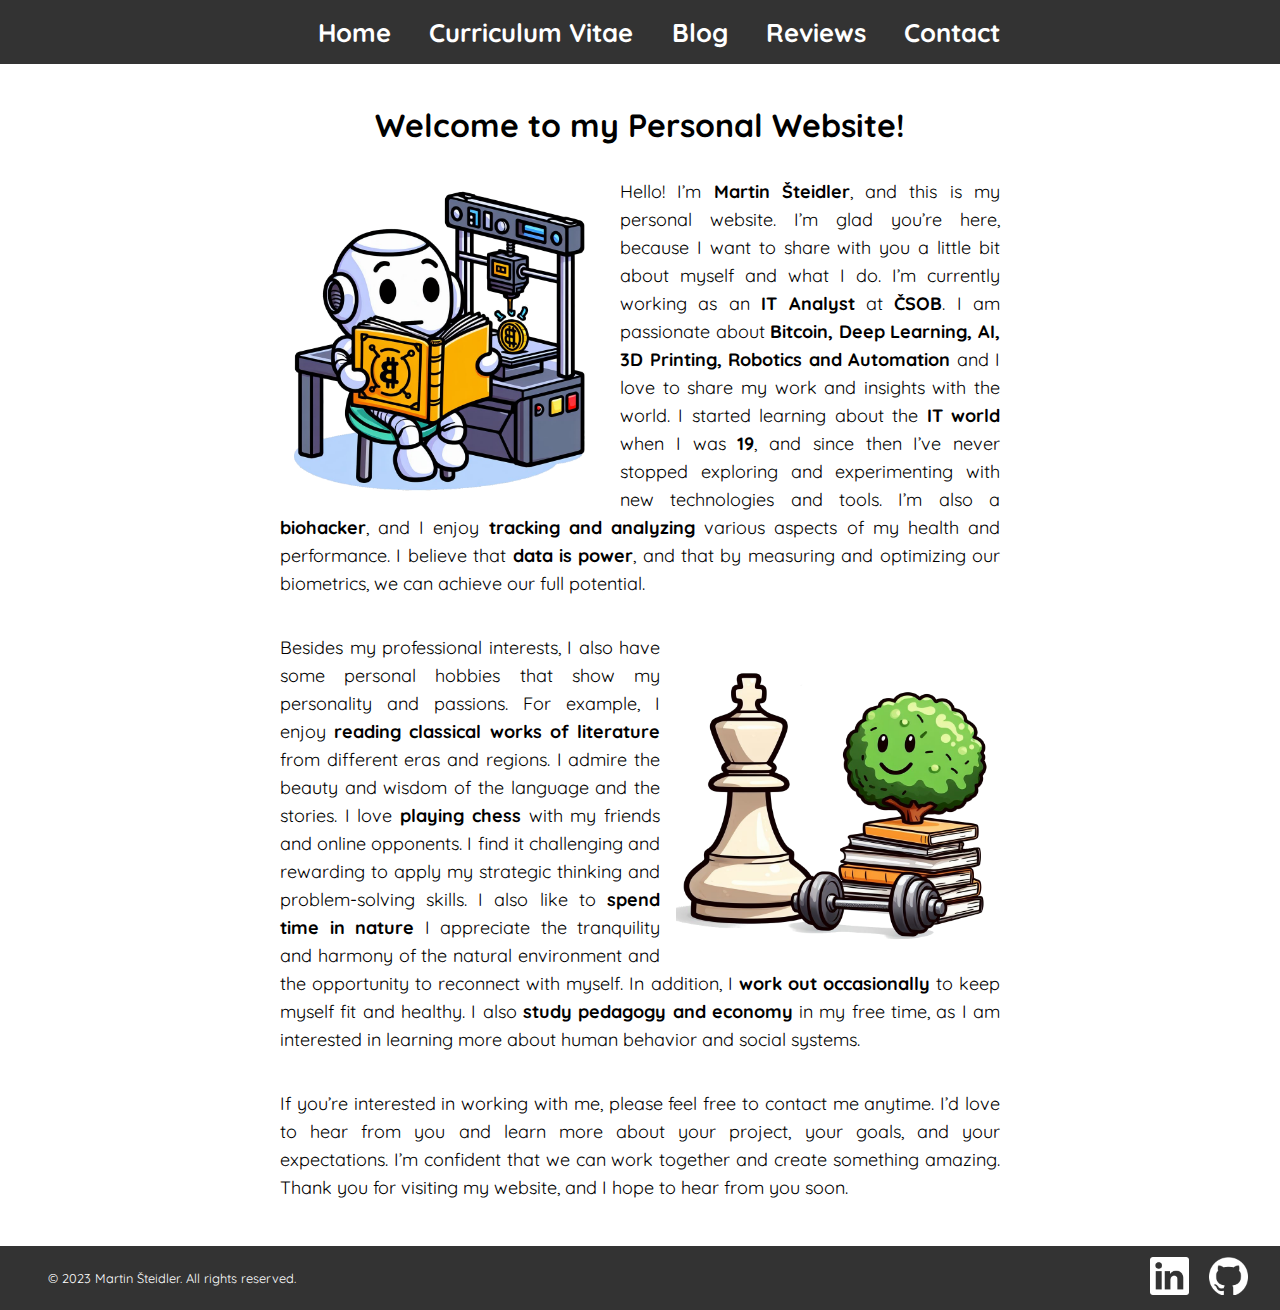
<file: index.html>
<!DOCTYPE html>
<html>

<head>
    <title>Steidler | Home</title>
    <meta charset="utf-8">
    <link rel="stylesheet" href="style.css">
    <link rel="stylesheet" href="home-style.css">
    <link href="https://fonts.googleapis.com/css2?family=Quicksand:wght@300;400;500;600;700&amp;display=swap"
        rel="stylesheet">
</head>

<body>
    <header>
        <nav>
            <ul class="header-menu">
                <li class="header-menu-item"><a href="index.html">Home</a></li>
                <li class="header-menu-item"><a href="curriculum-vitae.html">Curriculum Vitae</a></li>
                <li class="header-menu-item"><a href="blog.html">Blog</a></li>
                <li class="header-menu-item"><a href="reviews.html">Reviews</a></li>
                <li class="header-menu-item"><a href="contact.html">Contact</a></li>
            </ul>
        </nav>
    </header>

    <main>
        <section class="welcome">
            <h1>Welcome to my Personal Website!</h1>
            <div class="paragraph-with-image">
                <p>
                    <img src="images\home\bitcoin_ai_3d_print.png" alt="Robot Reading a Book" class="left-image">
                    Hello! I’m <b>Martin Šteidler</b>, and this is my personal website. I’m glad you’re here, because I
                    want to
                    share
                    with you a little bit about myself and what I do. I’m currently working as an <b>IT Analyst</b> at
                    <b>ČSOB</b>. I am passionate about
                    <b>Bitcoin, Deep Learning, AI, 3D Printing, Robotics and Automation</b> and I love to share my work
                    and
                    insights with the world. I started learning about the <b>IT world</b> when I was <b>19</b>, and
                    since
                    then I’ve never stopped exploring and experimenting with new technologies and tools. I’m also a
                    <b>biohacker</b>, and I enjoy <b>tracking and analyzing</b> various aspects of my health and
                    performance.
                    I believe that <b>data is power</b>, and that by measuring and optimizing our biometrics, we can
                    achieve
                    our full potential.
                </p>
            </div>
            <div class="paragraph-with-image">
                <p>
                    <img src="images\home\chess_books_nature.png" alt="Chess, Books and Nature" class="right-image">
                    Besides my professional interests, I also have some personal hobbies that show my personality and
                    passions. For example, I enjoy <b>reading classical works of literature</b> from different eras and
                    regions. I admire the beauty and wisdom of the language and the stories. I love <b>playing chess</b>
                    with my friends and online opponents. I find it challenging and rewarding to apply my strategic
                    thinking
                    and problem-solving skills. I also like to <b>spend time in nature</b> I appreciate the tranquility
                    and
                    harmony of the natural environment and the opportunity to reconnect with myself.
                    In addition, I <b>work out occasionally</b> to keep myself fit and healthy.
                    I also <b>study pedagogy and economy</b> in my free time, as I am interested
                    in learning more about human behavior and social systems.
                </p>
            </div>
            <p>
                If you’re interested in working with me, please feel free to contact me anytime. I’d love to hear from
                you and learn more about your project, your goals, and your expectations. I’m confident that we can work
                together and create something amazing. Thank you for visiting my website, and I hope to hear from you
                soon.
            </p>
        </section>
    </main>

    <footer>
        <div class="disclaimer">
            <p>© 2023 Martin Šteidler. All rights reserved.</p>
        </div>
        <div class="social-media-links">
            <a href="https://www.linkedin.com/in/martin-steidler/"><img src="images\social_media\In-White-128.png"
                    alt="LinkedIn logo"></a>
            <a href="https://github.com/Miridar/"><img src="images\social_media\github-mark-white.png"
                    alt="GitHub logo"></a>
        </div>
    </footer>




</body>

</html>
</file>
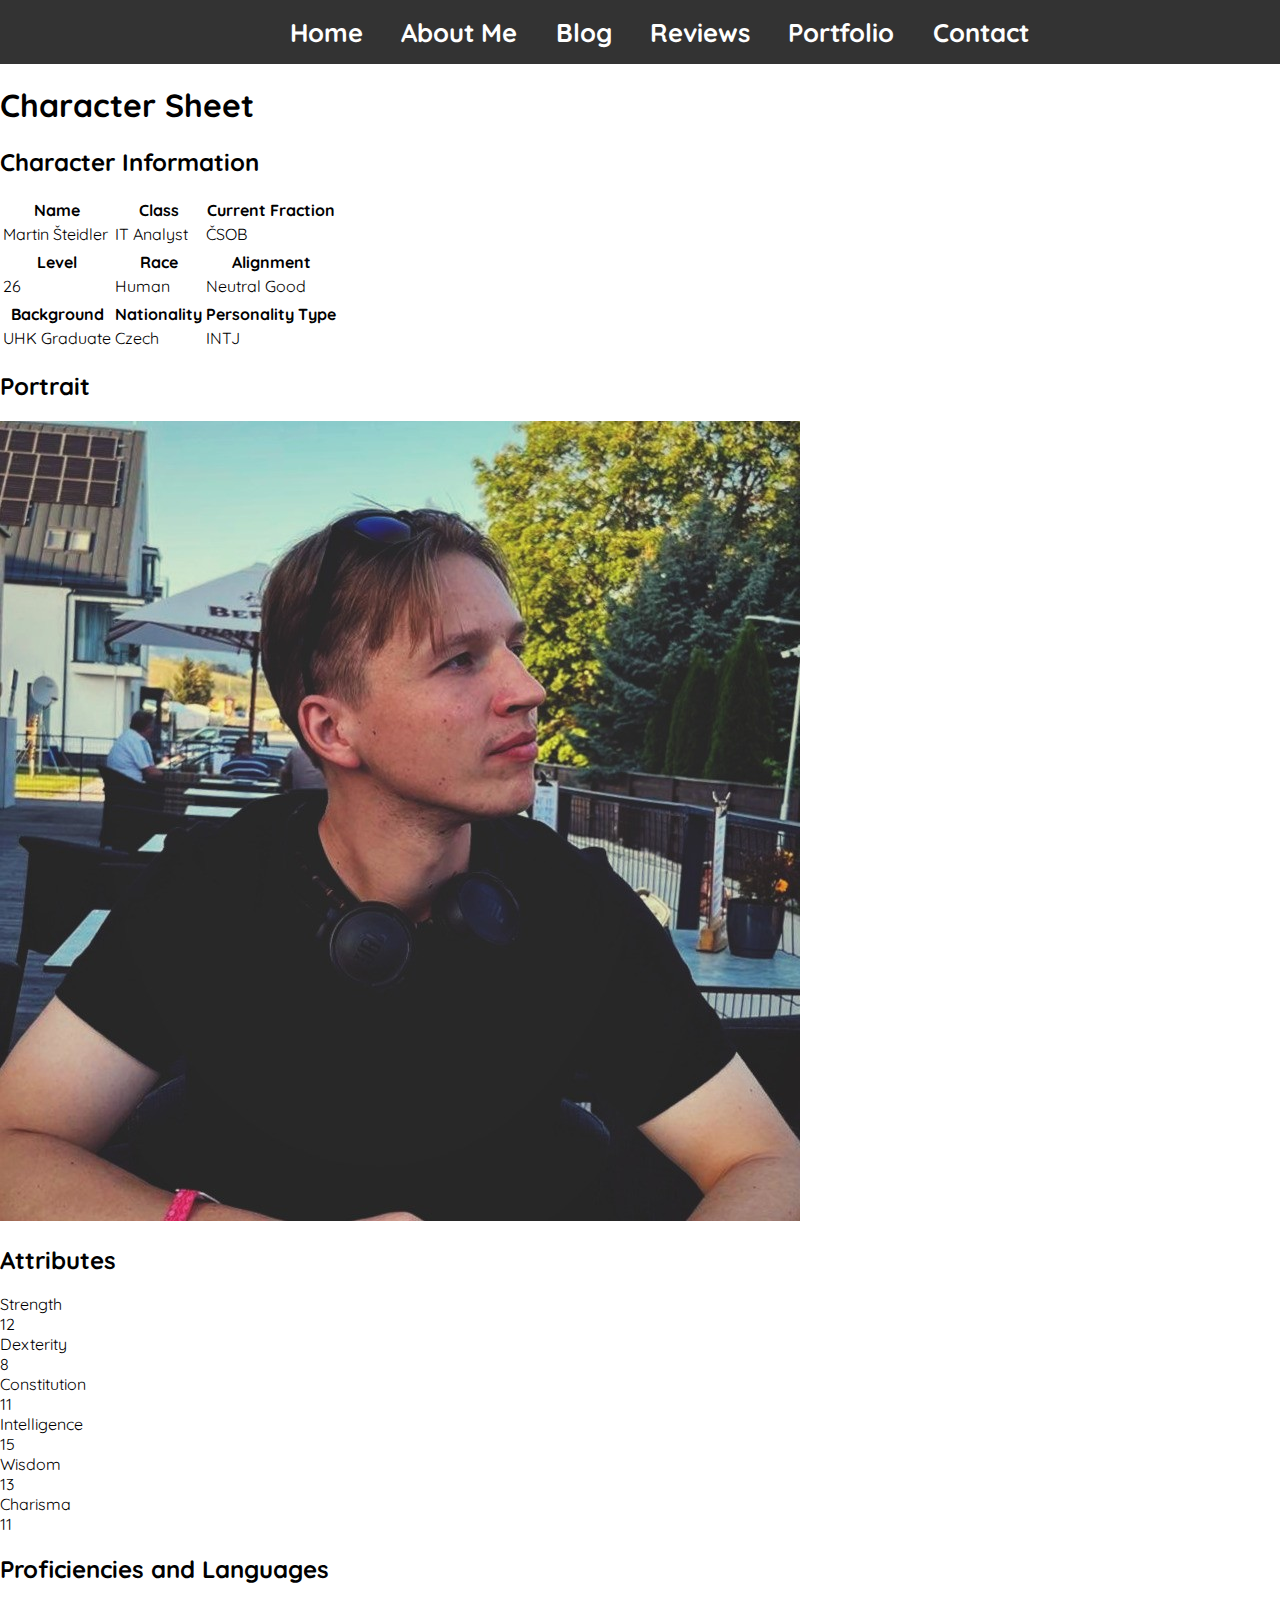
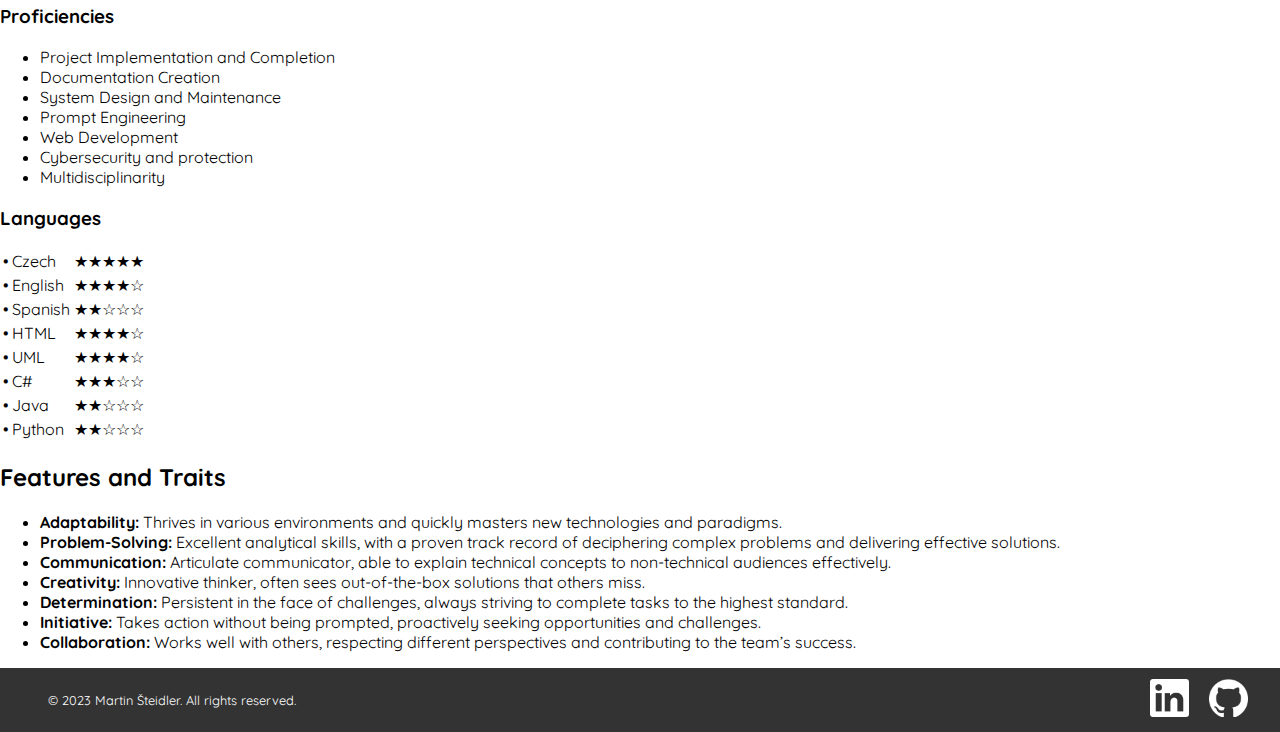
<file: about-me.html>
<!DOCTYPE html>
<html>

<head>
    <title>Steidler | About Me</title>
    <meta charset="utf-8">
    <link rel="stylesheet" href="style.css">
    <link href="https://fonts.googleapis.com/css2?family=Quicksand:wght@300;400;500;600;700&display=swap" rel="stylesheet">
</head>

<body>
    <header>
        <nav>
            <ul class="header-menu">
                <li class="header-menu-item"><a href="index.html">Home</a></li>
                <li class="header-menu-item"><a href="#">About Me</a></li>
                <li class="header-menu-item"><a href="#">Blog</a></li>
                <li class="header-menu-item"><a href="#">Reviews</a></li>
                <li class="header-menu-item"><a href="#">Portfolio</a></li>
                <li class="header-menu-item"><a href="#">Contact</a></li>
            </ul>
        </nav>
    </header>

    <main>
        <section class="character-sheet">
            <div class="heading">
                <h1>Character Sheet</h1>
            </div>
            <section class="character-info">
                <h2 class="section-heading">Character Information</h2>
                <table>
                    <tr>
                        <th>Name</th>
                        <th>Class</th>
                        <th>Current Fraction</th>
                    </tr>
                    <tr>
                        <td>Martin Šteidler</td>
                        <td>IT Analyst</td>
                        <td>ČSOB</td>
                    </tr>
                    <tr class="space">
                        <td colspan="3"></td>
                    </tr>
                    <tr>
                        <th>Level</th>
                        <th>Race</th>
                        <th>Alignment</th>
                    </tr>
                    <tr>
                        <td id="level"></td>
                        <td>Human</td>
                        <td>Neutral Good</td>
                    </tr>
                    <tr class="space">
                        <td colspan="3"></td>
                    </tr>
                    <tr>
                        <th>Background</th>
                        <th>Nationality</th>
                        <th>Personality Type</th>
                    </tr>
                    <tr>
                        <td>UHK Graduate</td>
                        <td>Czech</td>
                        <td>INTJ</td>
                    </tr>
                </table>
            </section>

            <section class="portrait">
                <h2>Portrait</h2>
                <img src="images/portrait.jpg" alt="Portrait of Martin Šteidler">
            </section>

            <section class="attributes">
                <h2>Attributes</h2>
                <div class="attributes-list">
                    <div class="attribute-box">
                        <div class="attribute-text">Strength</div>
                        <div class="attribute-number">12</div>
                    </div>
                    <div class="attribute-box">
                        <div class="attribute-text">Dexterity</div>
                        <div class="attribute-number">8</div>
                    </div>
                    <div class="attribute-box">
                        <div class="attribute-text">Constitution</div>
                        <div class="attribute-number">11</div>
                    </div>
                    <div class="attribute-box">
                        <div class="attribute-text">Intelligence</div>
                        <div class="attribute-number">15</div>
                    </div>
                    <div class="attribute-box">
                        <div class="attribute-text">Wisdom</div>
                        <div class="attribute-number">13</div>
                    </div>
                    <div class="attribute-box">
                        <div class="attribute-text">Charisma</div>
                        <div class="attribute-number">11</div>
                    </div>
                </div>

            </section>

            <section class="proficiencies-languages">
                <h2 class="section-heading">Proficiencies and Languages</h2>
                <div class="proficiencies-languages-box">
                    <div class="proficiencies">
                        <h3>Proficiencies</h3>
                        <ul>
                            <li>Project Implementation and Completion</li>
                            <li>Documentation Creation</li>
                            <li>System Design and Maintenance</li>
                            <li>Prompt Engineering</li>
                            <li>Web Development</li>
                            <li>Cybersecurity and protection</li>
                            <li>Multidisciplinarity</li>
                        </ul>
                    </div>
                    <div class="languages">
                        <h3>Languages</h3>
                        <table>
                            <tr>
                                <td>&#8226;</td>
                                <td>Czech</td>
                                <td>★★★★★</td>
                            </tr>
                            <tr>
                                <td>&#8226;</td>
                                <td>English</td>
                                <td>★★★★☆</td>
                            </tr>
                            <tr>
                                <td>&#8226;</td>
                                <td>Spanish</td>
                                <td>★★☆☆☆</td>
                            </tr>
                            <tr>
                                <td>&#8226;</td>
                                <td>HTML</td>
                                <td>★★★★☆</td>
                            </tr>
                            <tr>
                                <td>&#8226;</td>
                                <td>UML</td>
                                <td>★★★★☆</td>
                            </tr>
                            <tr>
                                <td>&#8226;</td>
                                <td>C#</td>
                                <td>★★★☆☆</td>
                            </tr>
                            <tr>
                                <td>&#8226;</td>
                                <td>Java</td>
                                <td>★★☆☆☆</td>
                            </tr>
                            <tr>
                                <td>&#8226;</td>
                                <td>Python</td>
                                <td>★★☆☆☆</td>
                            </tr>
                        </table>
                    </div>
                </div>
            </section>
            <section class="features">
                <h2 class="section-heading">Features and Traits</h2>
                <ul>
                    <li><strong>Adaptability:</strong> Thrives in various environments and quickly masters new
                        technologies and paradigms.</li>
                    <li><strong>Problem-Solving:</strong> Excellent analytical skills, with a proven track record of
                        deciphering complex problems and delivering effective solutions.</li>
                    <li><strong>Communication:</strong> Articulate communicator, able to explain technical concepts
                        to non-technical audiences effectively.</li>
                    <li><strong>Creativity:</strong> Innovative thinker, often sees out-of-the-box solutions that
                        others miss.</li>
                    <li><strong>Determination:</strong> Persistent in the face of challenges, always striving to
                        complete tasks to the highest standard.</li>
                    <li><strong>Initiative:</strong> Takes action without being prompted, proactively seeking
                        opportunities and challenges.</li>
                    <li><strong>Collaboration:</strong> Works well with others, respecting different perspectives and
                        contributing to the team’s success.</li>
                </ul>

            </section>
        </section>
    </main>

    <footer>
        <div class="disclaimer">
            <p>&copy; 2023 Martin Šteidler. All rights reserved.</p>
        </div>
        <div class="social-media-links">
            <a href="https://www.linkedin.com/in/martin-steidler/"><img src="images\social_media\In-White-128.png"
                    alt="LinkedIn logo"></a>
            <a href="https://github.com/Miridar/"><img src="images\social_media\github-mark-white.png"
                    alt="GitHub logo"></a>
        </div>
    </footer>

    <script src="script.js"></script>
</body>

</html>
</file>
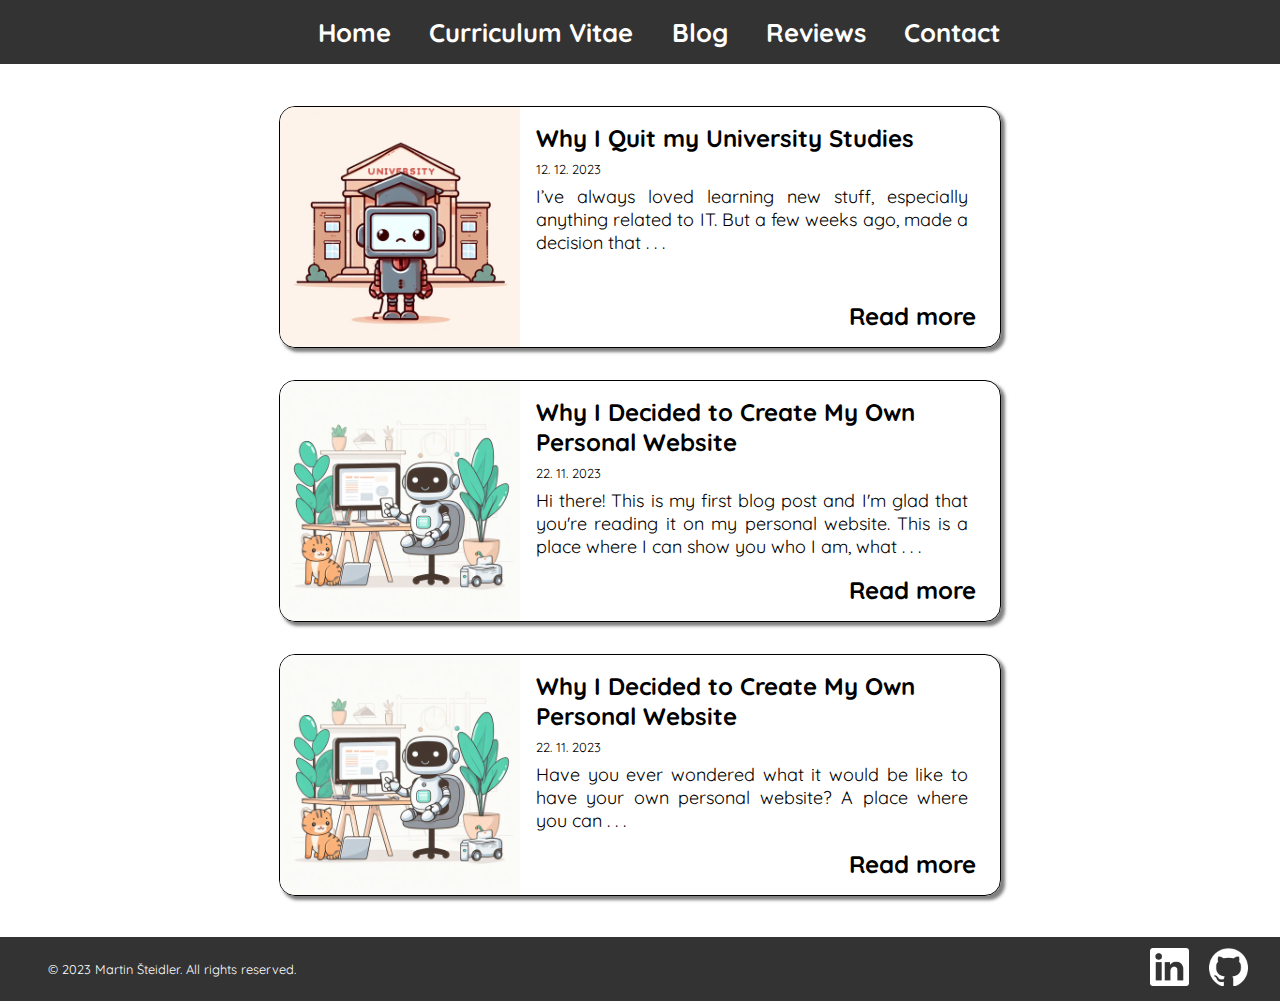
<file: blog.html>
<!DOCTYPE html>
<html>

<head>
    <title>Šteidler | Blog</title>
    <meta charset="utf-8">
    <link rel="stylesheet" href="style.css">
    <link rel="stylesheet" href="blog-style.css">
    <link href="https://fonts.googleapis.com/css2?family=Quicksand:wght@300;400;500;600;700&display=swap"
        rel="stylesheet">
</head>

<body>
    <header>
        <nav>
            <ul class="header-menu">
                <li class="header-menu-item"><a href="index.html">Home</a></li>
                <li class="header-menu-item"><a href="curriculum-vitae.html">Curriculum Vitae</a></li>
                <li class="header-menu-item"><a href="blog.html">Blog</a></li>
                <li class="header-menu-item"><a href="reviews.html">Reviews</a></li>
                <li class="header-menu-item"><a href="contact.html">Contact</a></li>
            </ul>
        </nav>
    </header>

    <main>
        <div class="blog-posts">
            <a href="blog\why-i-quit-my-university-studies.html" class="post-block">
                <img src="images\blog\robot-infront-university.jpg" alt="Sad Robot Standing in front of a University">
                <div>
                    <div class="post-header"><b>Why I Quit my University Studies</b></div>
                    <div class="post-date">12. 12. 2023</div>
                    <div class="post-text">
                        I’ve always loved learning new stuff, especially anything related to IT. But a few
                        weeks ago, made a decision that . . .
                    </div>
                    <div class="read-more"><b>Read more</b></div>
                </div>
            </a>
            <a href="blog\why-i-decided-to-create-my-own-personal-website.html" class="post-block">
                <img src="images\blog\robot-behind-desk-2.jpg" alt="Robot Behind a Desk">
                <div>
                    <div class="post-header"><b>Why I Decided to Create My Own Personal Website</b></div>
                    <div class="post-date">22. 11. 2023</div>
                    <div class="post-text">
                        Hi there! This is my first blog post and I'm glad that you're reading it on my personal website.
                        This is a place where I can show you who I am, what . . .
                    </div>
                    <div class="read-more"><b>Read more</b></div>
                </div>
            </a>
            <a href="blog\why-i-decided-to-create-my-own-personal-website.html" class="post-block">
                <img src="images\blog\robot-behind-desk-2.jpg" alt="Robot Behind a Desk">
                <div>
                    <div class="post-header"><b>Why I Decided to Create My Own Personal Website</b></div>
                    <div class="post-date">22. 11. 2023</div>
                    <div class="post-text">
                        Have you ever wondered what it would be like to have your own personal website? A place where
                        you can . . .
                    </div>
                    <div class="read-more"><b>Read more</b></div>
                </div>
            </a>
            <!-- No more posts bellow this one -->
        </div>
    </main>

    <footer>
        <div class="disclaimer">
            <p>&copy; 2023 Martin Šteidler. All rights reserved.</p>
        </div>
        <div class="social-media-links">
            <a href="https://www.linkedin.com/in/martin-steidler/"><img src="images\social_media\In-White-128.png"
                    alt="LinkedIn logo"></a>
            <a href="https://github.com/Miridar/"><img src="images\social_media\github-mark-white.png"
                    alt="GitHub logo"></a>
        </div>
    </footer>

</body>

</html>
</file>
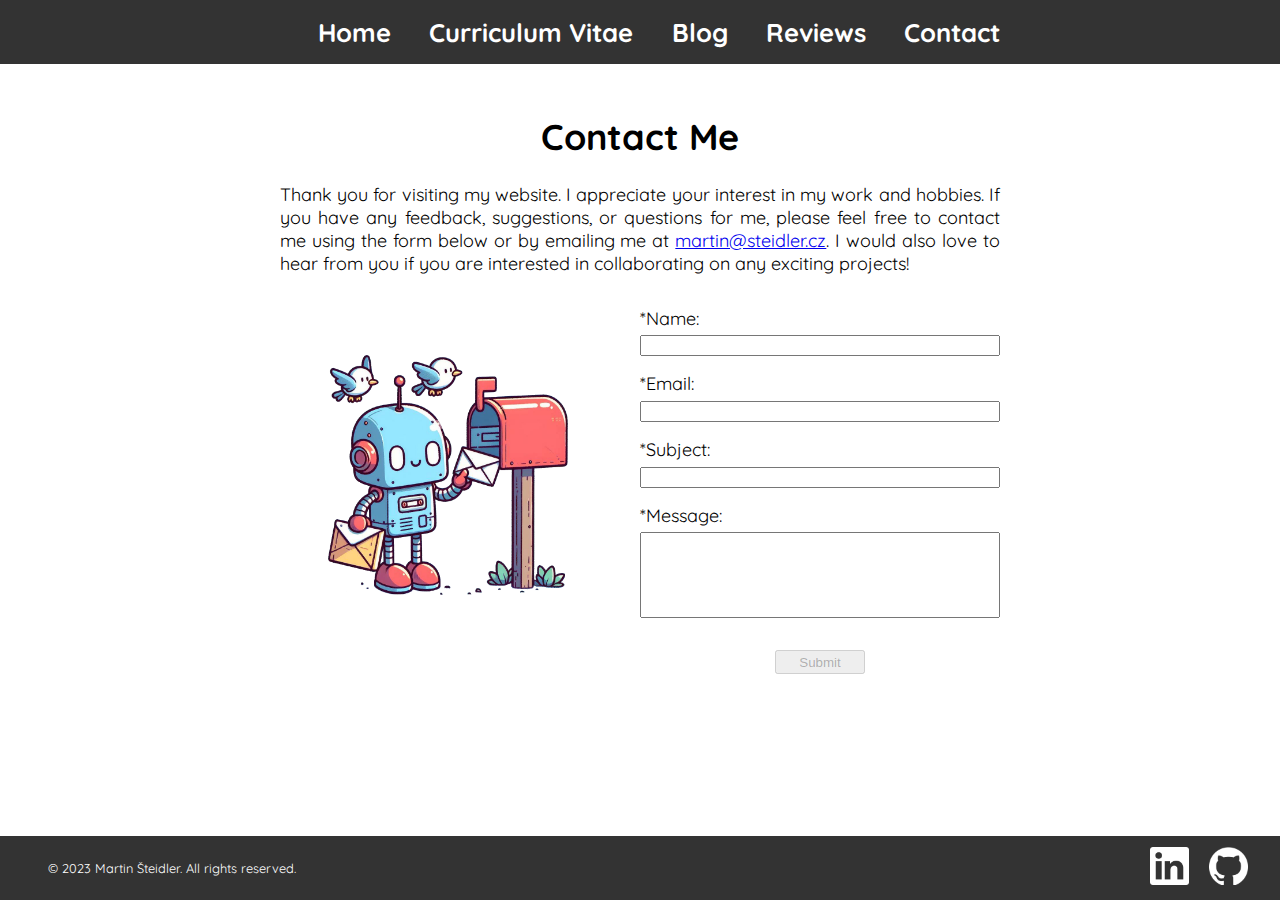
<file: contact.html>
<!DOCTYPE html>
<html>

<head>
    <title>Steidler | Contact</title>
    <meta charset="utf-8">
    <link rel="stylesheet" href="style.css">
    <link rel="stylesheet" href="contact-style.css">
    <link href="https://fonts.googleapis.com/css2?family=Quicksand:wght@300;400;500;600;700&amp;display=swap"
        rel="stylesheet">
</head>

<body>
    <header>
        <nav>
            <ul class="header-menu">
                <li class="header-menu-item"><a href="index.html">Home</a></li>
                <li class="header-menu-item"><a href="curriculum-vitae.html">Curriculum Vitae</a></li>
                <li class="header-menu-item"><a href="blog.html">Blog</a></li>
                <li class="header-menu-item"><a href="reviews.html">Reviews</a></li>
                <li class="header-menu-item"><a href="contact.html">Contact</a></li>
            </ul>
        </nav>
    </header>

    <main>
        <div class="container">
            <h1>Contact Me</h1>
            <div class="paragraph">Thank you for visiting my website. I appreciate your interest in my work and hobbies. If you have any
                feedback, suggestions, or questions for me, please feel free to contact me using the form below or by
                emailing me at <a href="mailto:martin@steidler.cz">martin@steidler.cz</a>. I would also love to hear
                from you if you are interested in
                collaborating on any exciting projects!
            </div>
            <div class="form-image">
                <img src="images\robot-with-mailbox.png" alt="Robot with Mailbox">
                <form action="/submit_form" method="post">
                    <label for="name">*Name:</label>
                    <input type="text" id="name" name="name" required>

                    <label for="email">*Email:</label>
                    <input type="email" id="email" name="email" required>

                    <label for="subject">*Subject:</label>
                    <input type="subject" id="subject" name="subject" required>

                    <label for="message">*Message:</label>
                    <textarea id="message" name="message" required></textarea>

                    <div class="g-recaptcha" data-sitekey="6Lc6UR4pAAAAAIYcwvI2YpEGIpXZgOkIhXjuD9G4" data-callback="enableBtn"></div>
                    <button type="submit" id="submitBtn" disabled>Submit</button>
                </form>
            </div>
        </div>
    </main>

    <footer>
        <div class="disclaimer">
            <p>© 2023 Martin Šteidler. All rights reserved.</p>
        </div>
        <div class="social-media-links">
            <a href="https://www.linkedin.com/in/martin-steidler/"><img src="images\social_media\In-White-128.png"
                    alt="LinkedIn logo"></a>
            <a href="https://github.com/Miridar/"><img src="images\social_media\github-mark-white.png"
                    alt="GitHub logo"></a>
        </div>
    </footer>

    <script src="scripts\textarea.js"></script>
    <script src="https://www.google.com/recaptcha/api.js" async defer></script>

</body>

</html>
</file>
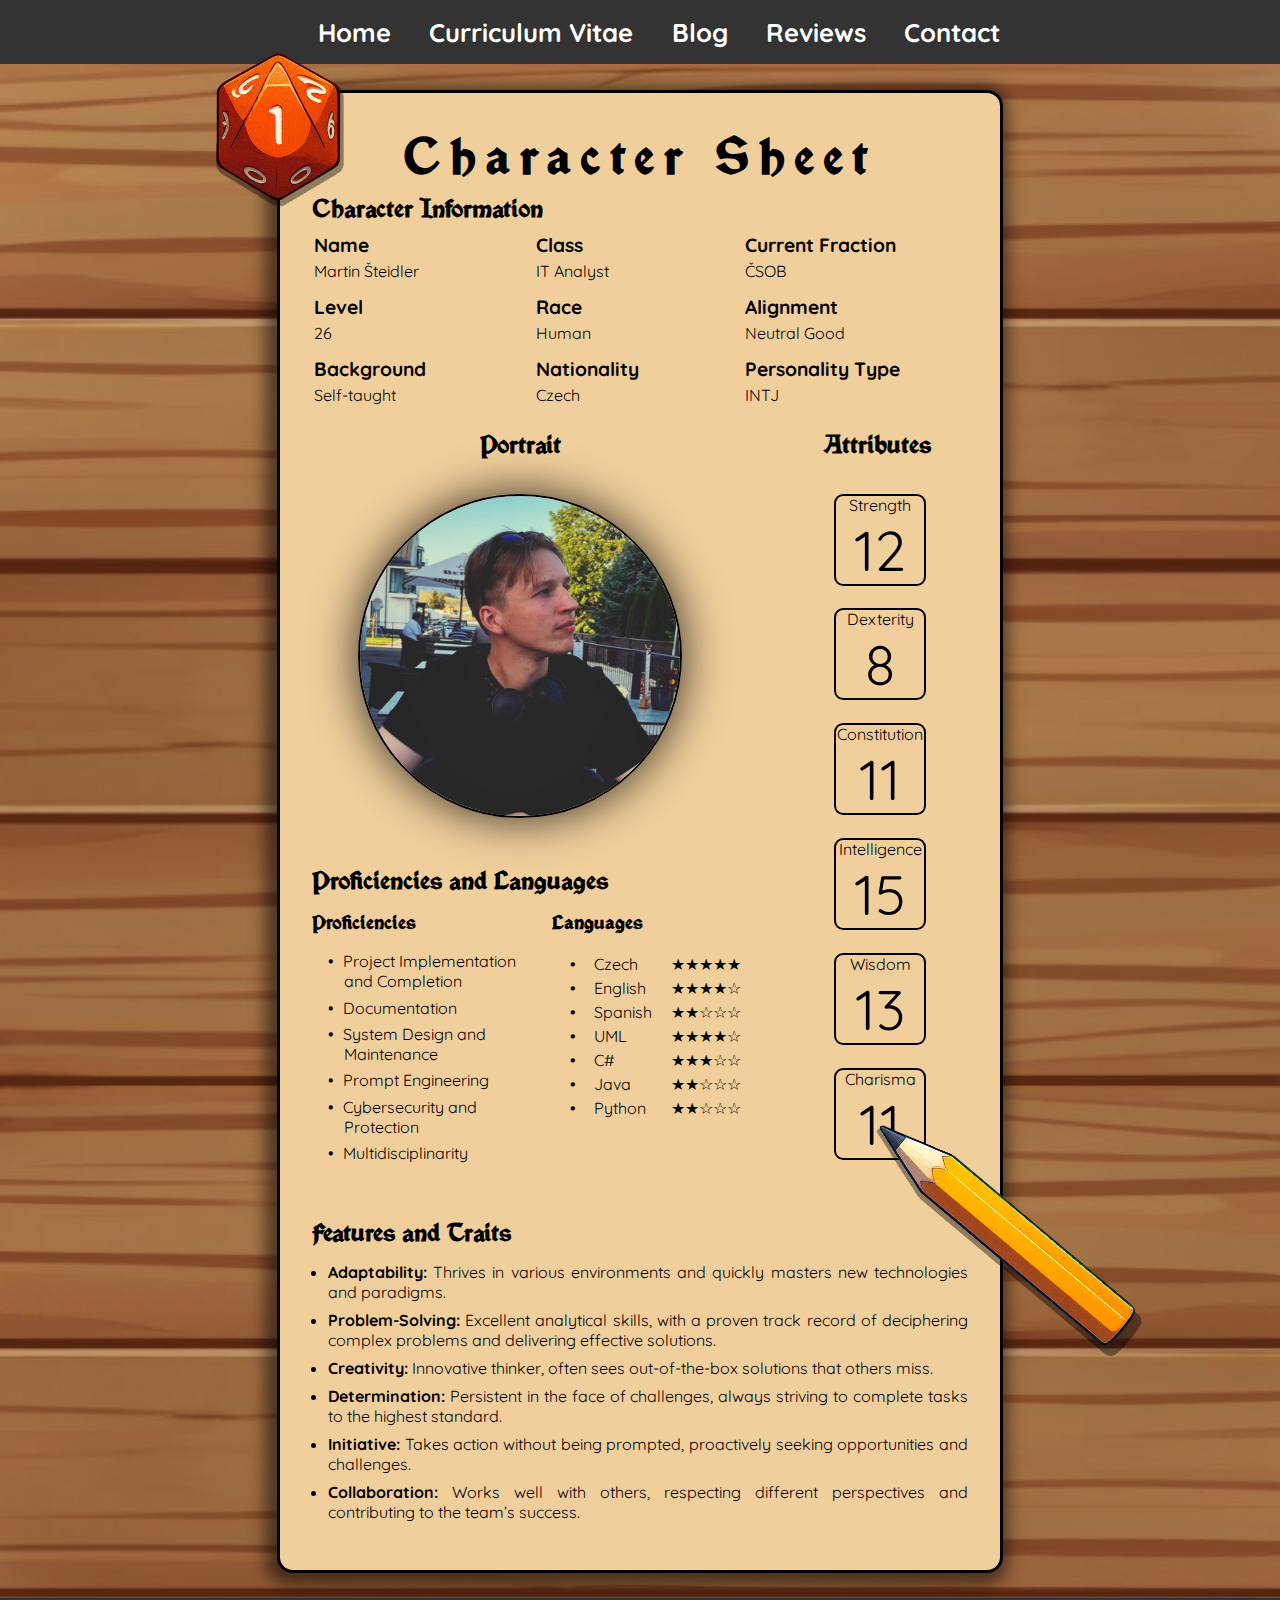
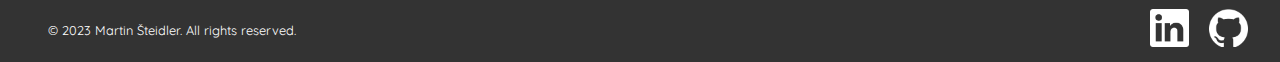
<file: curriculum-vitae.html>
<!DOCTYPE html>
<html>

<head>
    <title>Šteidler | Curriculum Vitae</title>
    <meta charset="utf-8">
    <link rel="stylesheet" href="curriculum-vitae-style.css">
    <link rel="stylesheet" href="style.css">
    <link href="https://fonts.googleapis.com/css2?family=Quicksand:wght@300;400;500;600;700&display=swap"
        rel="stylesheet">
</head>

<body>
    <header>
        <nav>
            <ul class="header-menu">
                <li class="header-menu-item"><a href="index.html">Home</a></li>
                <li class="header-menu-item"><a href="curriculum-vitae.html">Curriculum Vitae</a></li>
                <li class="header-menu-item"><a href="blog.html">Blog</a></li>
                <li class="header-menu-item"><a href="reviews.html">Reviews</a></li>
                <li class="header-menu-item"><a href="contact.html">Contact</a></li>
            </ul>
        </nav>
    </header>

    <main>

        <section class="character-sheet">
            <img class="dice-img" src="images\curriculum_vitae\dice1.png" alt="Dice 1">
            <img class="pencil-img" src="images\curriculum_vitae\pencil.png" alt="Pencil">
            <div class="heading">
                <h1>Character Sheet</h1>
            </div>
            <section class="character-info">
                <h2 class="section-heading">Character Information</h2>
                <table>
                    <tr>
                        <th>Name</th>
                        <th>Class</th>
                        <th>Current Fraction</th>
                    </tr>
                    <tr>
                        <td>Martin Šteidler</td>
                        <td>IT Analyst</td>
                        <td>ČSOB</td>
                    </tr>
                    <tr class="space">
                        <td colspan="3"></td>
                    </tr>
                    <tr>
                        <th>Level</th>
                        <th>Race</th>
                        <th>Alignment</th>
                    </tr>
                    <tr>
                        <td id="level"></td>
                        <td>Human</td>
                        <td>Neutral Good</td>
                    </tr>
                    <tr class="space">
                        <td colspan="3"></td>
                    </tr>
                    <tr>
                        <th>Background</th>
                        <th>Nationality</th>
                        <th>Personality Type</th>
                    </tr>
                    <tr>
                        <td>Self-taught</td>
                        <td>Czech</td>
                        <td>INTJ</td>
                    </tr>
                </table>
            </section>

            <section class="portrait">
                <h2>Portrait</h2>
                <img src="images/curriculum_vitae/portrait.jpg" alt="Portrait of Martin Šteidler">
            </section>

            <section class="attributes">
                <h2>Attributes</h2>
                <div class="attributes-list">
                    <div class="attribute-box">
                        <div class="attribute-text">Strength</div>
                        <div class="attribute-number">12</div>
                    </div>
                    <div class="attribute-box">
                        <div class="attribute-text">Dexterity</div>
                        <div class="attribute-number">8</div>
                    </div>
                    <div class="attribute-box">
                        <div class="attribute-text">Constitution</div>
                        <div class="attribute-number">11</div>
                    </div>
                    <div class="attribute-box">
                        <div class="attribute-text">Intelligence</div>
                        <div class="attribute-number">15</div>
                    </div>
                    <div class="attribute-box">
                        <div class="attribute-text">Wisdom</div>
                        <div class="attribute-number">13</div>
                    </div>
                    <div class="attribute-box">
                        <div class="attribute-text">Charisma</div>
                        <div class="attribute-number">11</div>
                    </div>
                </div>

            </section>

            <section class="proficiencies-languages">
                <h2 class="section-heading">Proficiencies and Languages</h2>
                <div class="proficiencies-languages-box">
                    <div class="proficiencies">
                        <h3>Proficiencies</h3>
                        <ul>
                            <li>Project Implementation and Completion</li>
                            <li>Documentation</li>
                            <li>System Design and Maintenance</li>
                            <li>Prompt Engineering</li>
                            <li>Cybersecurity and Protection</li>
                            <li>Multidisciplinarity</li>
                        </ul>
                    </div>
                    <div class="languages">
                        <h3>Languages</h3>
                        <table>
                            <tr>
                                <td>&#8226;</td>
                                <td>Czech</td>
                                <td>★★★★★</td>
                            </tr>
                            <tr>
                                <td>&#8226;</td>
                                <td>English</td>
                                <td>★★★★☆</td>
                            </tr>
                            <tr>
                                <td>&#8226;</td>
                                <td>Spanish</td>
                                <td>★★☆☆☆</td>
                            </tr>
                            <tr>
                                <td>&#8226;</td>
                                <td>UML</td>
                                <td>★★★★☆</td>
                            </tr>
                            <tr>
                                <td>&#8226;</td>
                                <td>C#</td>
                                <td>★★★☆☆</td>
                            </tr>
                            <tr>
                                <td>&#8226;</td>
                                <td>Java</td>
                                <td>★★☆☆☆</td>
                            </tr>
                            <tr>
                                <td>&#8226;</td>
                                <td>Python</td>
                                <td>★★☆☆☆</td>
                            </tr>
                        </table>
                    </div>
                </div>
            </section>
            <section class="features">
                <h2 class="section-heading">Features and Traits</h2>
                <ul>
                    <li><strong>Adaptability:</strong> Thrives in various environments and quickly masters new
                        technologies and paradigms.</li>
                    <li><strong>Problem-Solving:</strong> Excellent analytical skills, with a proven track record of
                        deciphering complex problems and delivering effective solutions.</li>
                    <li><strong>Creativity:</strong> Innovative thinker, often sees out-of-the-box solutions that
                        others miss.</li>
                    <li><strong>Determination:</strong> Persistent in the face of challenges, always striving to
                        complete tasks to the highest standard.</li>
                    <li><strong>Initiative:</strong> Takes action without being prompted, proactively seeking
                        opportunities and challenges.</li>
                    <li><strong>Collaboration:</strong> Works well with others, respecting different perspectives and
                        contributing to the team’s success.</li>
                </ul>

            </section>
        </section>
    </main>

    <footer>
        <div class="disclaimer">
            <p>&copy; 2023 Martin Šteidler. All rights reserved.</p>
        </div>
        <div class="social-media-links">
            <a href="https://www.linkedin.com/in/martin-steidler/"><img src="images\social_media\In-White-128.png"
                    alt="LinkedIn logo"></a>
            <a href="https://github.com/Miridar/"><img src="images\social_media\github-mark-white.png"
                    alt="GitHub logo"></a>
        </div>
    </footer>

    <script src="scripts\calculateLevel.js"></script>

</body>

</html>
</file>
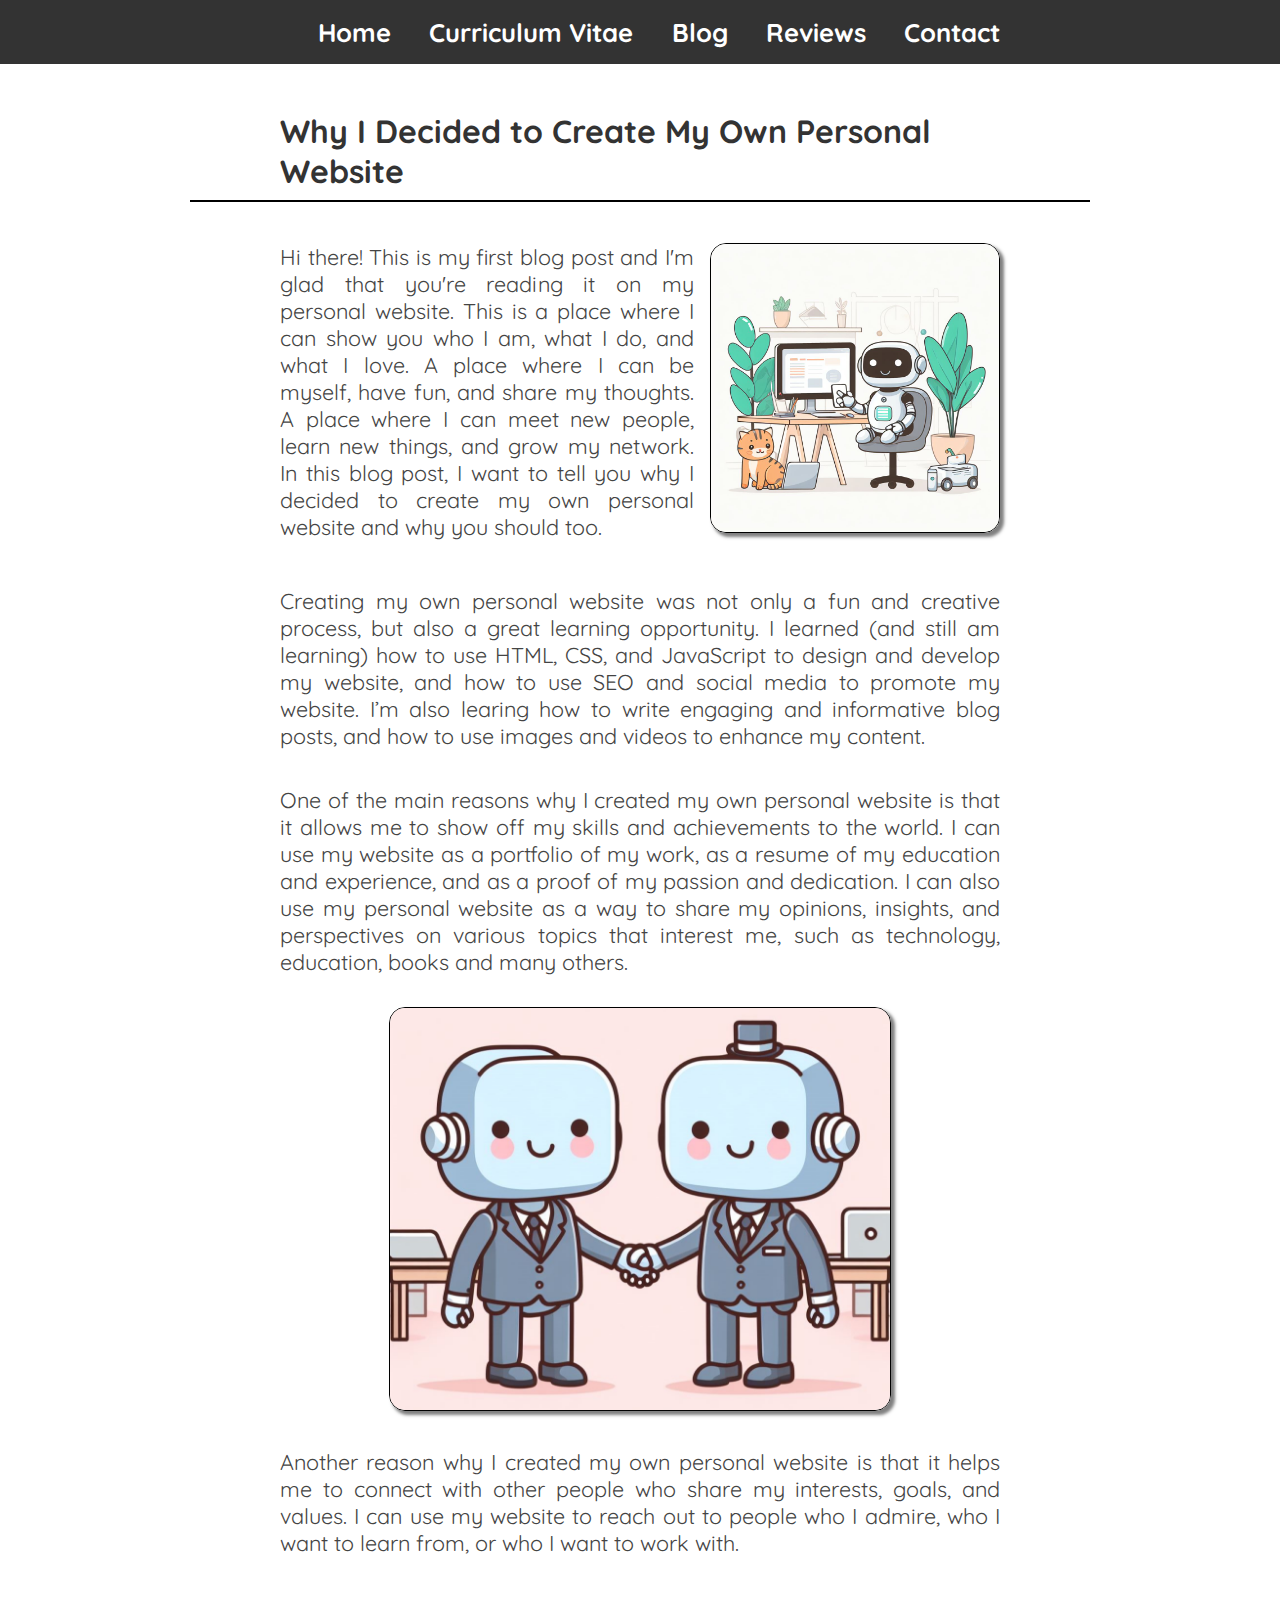
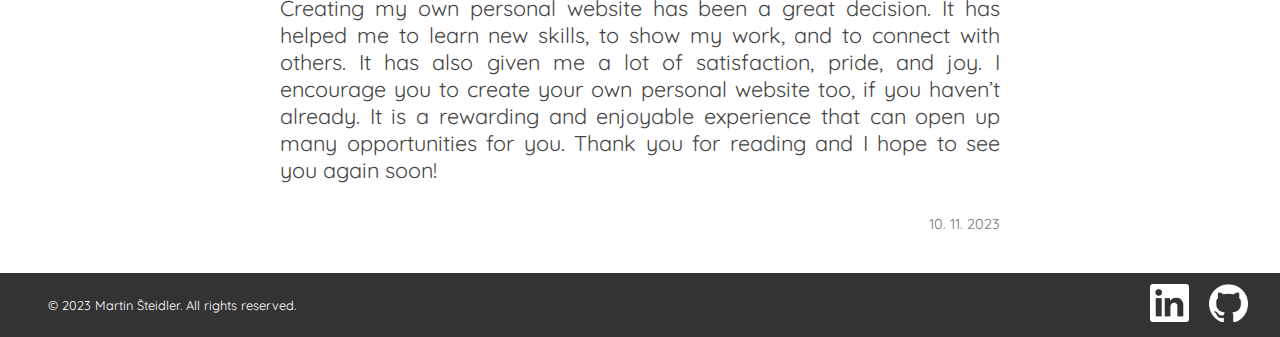
<file: blog/why-i-decided-to-create-my-own-personal-website.html>
<!DOCTYPE html>
<html>

<head>
    <title>Šteidler | Blog</title>
    <meta charset="utf-8">
    <link rel="stylesheet" href="../style.css">
    <link rel="stylesheet" href="post-style.css">
    <link href="https://fonts.googleapis.com/css2?family=Quicksand:wght@300;400;500;600;700&display=swap"
        rel="stylesheet">
</head>

<body>
    <header>
        <nav>
            <ul class="header-menu">
                <li class="header-menu-item"><a href="../index.html">Home</a></li>
                <li class="header-menu-item"><a href="../curriculum-vitae.html">Curriculum Vitae</a></li>
                <li class="header-menu-item"><a href="../blog.html">Blog</a></li>
                <li class="header-menu-item"><a href="../reviews.html">Reviews</a></li>
                <li class="header-menu-item"><a href="../contact.html">Contact</a></li>
            </ul>
        </nav>
    </header>

    <main>
        <div class="post">
            <h1 class="post-title">Why I Decided to Create My Own Personal Website</h1>
            <hr>
            <div class="paragraph-with-image">
                <div class="text">
                    Hi there! This is my first blog post and I'm glad that you're reading it on my personal website.
                    This is a place where I can show you who I am, what I do, and what I love. A place where I can be myself, have fun, and share my thoughts. A
                    place where I can meet new people, learn new things, and grow my network. In this blog post, I want
                    to tell you why I decided to create my own personal website and why you should too.
                </div>
                <img class="image" src="..\images\blog\robot-behind-desk-2.jpg" alt="Robot Behind a Desk with a Cat">
            </div>
            <p class="paragraph">
                Creating my own personal website was not only a fun and creative process, but also a
                great learning opportunity. I learned (and still am learning) how to use HTML, CSS, and JavaScript to
                design and develop my website, and how to use SEO and social media to promote my website. I’m also
                learing how to write engaging and informative blog posts, and how to use images and videos to enhance my
                content.
            </p>
            <p class="paragraph">
                One of the main reasons why I created my own personal website is that it allows me to
                show off my skills and achievements to the world. I can use my website as a portfolio of my work, as a
                resume of my education and experience, and as a proof of my passion and dedication. I can also use my
                personal website as a way to share my opinions, insights, and perspectives on various topics that
                interest me, such as technology, education, books and many others.
            </p>
            <img class="image" src="..\images\blog\robots-shaking-hands.jpg" alt="Two Robots Shaking Hands">
            <p class="paragraph">
                Another reason why I created my own personal website is that it helps me to connect
                with other people who share my interests, goals, and values. I can use my website to reach out to people
                who I admire, who I want to learn from, or who I want to work with.
            </p>
            <p class="paragraph">
                Creating my own personal website has been a great decision.
                It has helped me to learn new skills, to show my work, and to connect with others. It has also given me
                a lot of satisfaction, pride, and joy. I encourage you to create your own personal website too, if you
                haven’t already. It is a rewarding and enjoyable experience that can open up many opportunities for you.
                Thank you for reading and I hope to see you again soon!
            </p>
            <p id="post-date" class="post-date"></p>
        </div>
    </main>

    <footer>
        <div class="disclaimer">
            <p>&copy; 2023 Martin Šteidler. All rights reserved.</p>
        </div>
        <div class="social-media-links">
            <a href="https://www.linkedin.com/in/martin-steidler/"><img src="../images\social_media\In-White-128.png"
                    alt="LinkedIn logo"></a>
            <a href="https://github.com/Miridar/"><img src="../images\social_media\github-mark-white.png"
                    alt="GitHub logo"></a>
        </div>
    </footer>

    <script src="scripts\date-format.js"></script>
    <script>
        document.getElementById("post-date").innerHTML = formatDate("2023-11-10");
    </script>

</body>

</html>
</file>
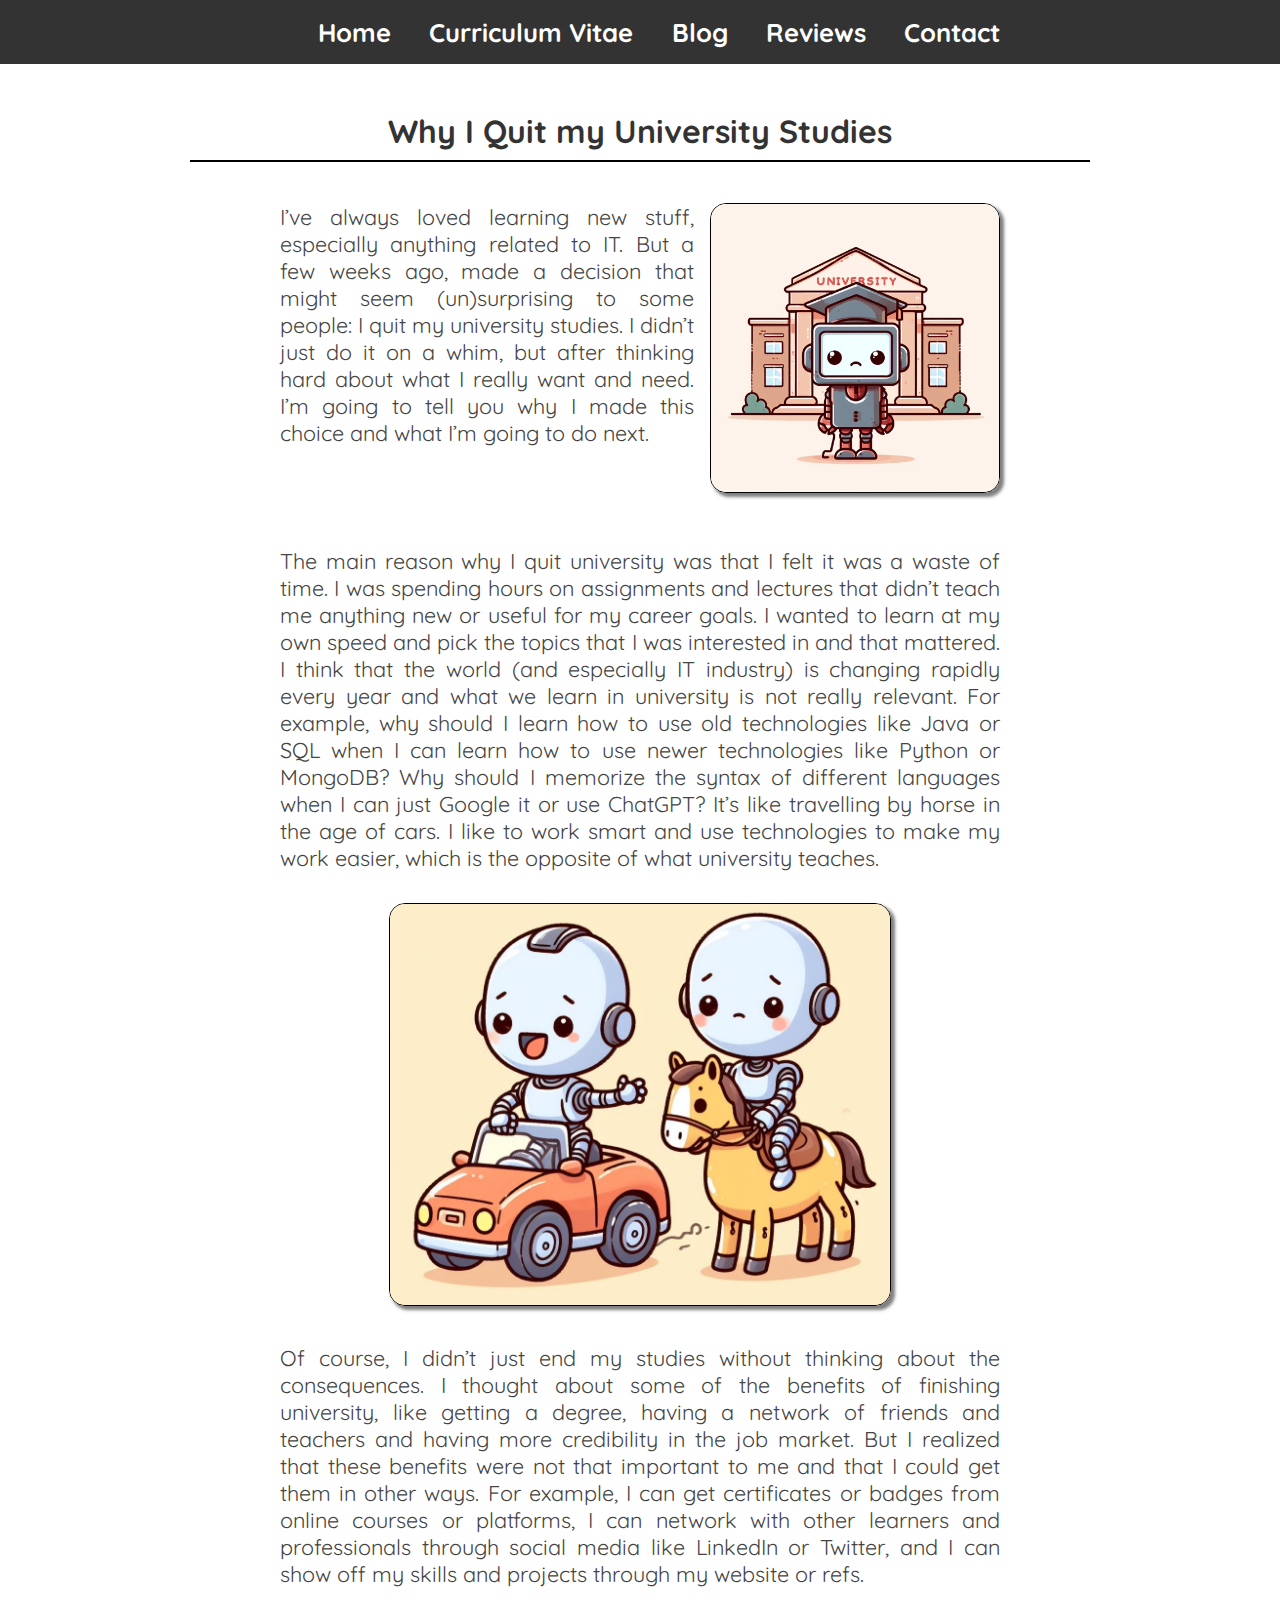
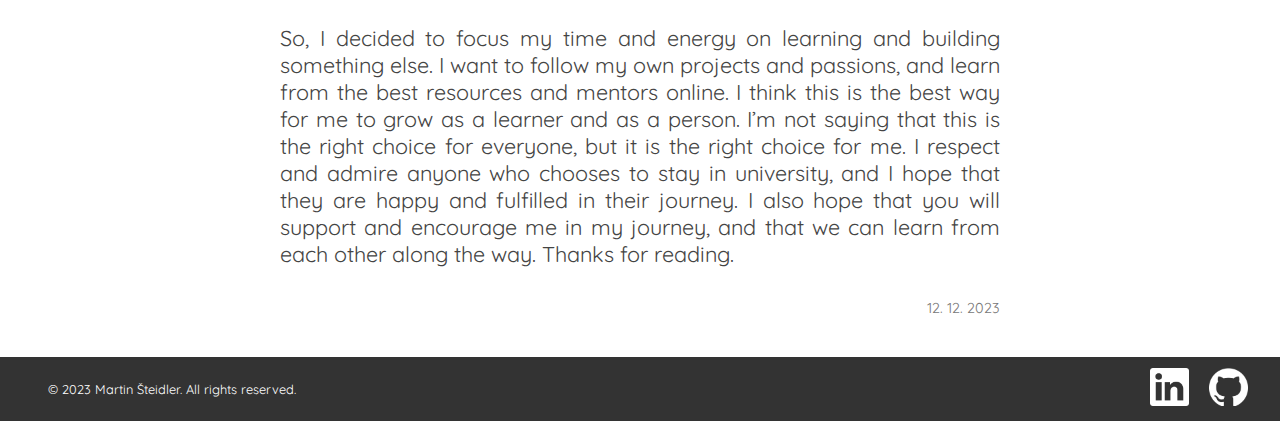
<file: blog/why-i-quit-my-university-studies.html>
<!DOCTYPE html>
<html>

<head>
    <title>Šteidler | Blog</title>
    <meta charset="utf-8">
    <link rel="stylesheet" href="../style.css">
    <link rel="stylesheet" href="post-style.css">
    <link href="https://fonts.googleapis.com/css2?family=Quicksand:wght@300;400;500;600;700&display=swap"
        rel="stylesheet">
</head>

<body>
    <header>
        <nav>
            <ul class="header-menu">
                <li class="header-menu-item"><a href="../index.html">Home</a></li>
                <li class="header-menu-item"><a href="../curriculum-vitae.html">Curriculum Vitae</a></li>
                <li class="header-menu-item"><a href="../blog.html">Blog</a></li>
                <li class="header-menu-item"><a href="../reviews.html">Reviews</a></li>
                <li class="header-menu-item"><a href="../contact.html">Contact</a></li>
            </ul>
        </nav>
    </header>

    <main>
        <div class="post">
            <h1 class="post-title">Why I Quit my University Studies</h1>
            <hr>
            <div class="paragraph-with-image">
                <div class="text">
                    I’ve always loved learning new stuff, especially anything related to IT. But a few
                    weeks ago, made a decision that might seem (un)surprising to some people: I quit my
                    university studies. I didn’t just do it on a whim, but after thinking hard about what I really want
                    and need. I’m going to tell you why I made this choice and what I’m going to do next.
                </div>
                <img class="image" src="..\images\blog\robot-infront-university.jpg" alt="Sad Robot Standing in front of
                    a University">
            </div>
            <p class="paragraph">
                The main reason why I quit university was that I felt it was a waste of time. I was spending
                hours on assignments and lectures that didn’t teach me anything new or useful for my career goals.
                I wanted to learn at my own speed and pick the topics that I was interested in and that mattered. I think that the world (and
                especially IT industry) is changing rapidly every year and what we learn in university is not really relevant.
                For example, why should I learn how to use old technologies like Java or SQL when I can learn how to use
                newer technologies like Python or MongoDB? Why should I memorize the syntax of different languages when I
                can just Google it or use ChatGPT? It’s like travelling by horse in the age of cars. I like
                to work smart and use technologies to make my work easier, which is the opposite of what university teaches.
            </p>
            <img class="image" src="..\images\blog\car-vs-horse.jpg" alt="Robot in a Car and Robot on a Horse">
            <p class="paragraph">
                Of course, I didn’t just end my studies without thinking about the consequences. I thought
                about some of the benefits of finishing university, like getting a degree, having a network of friends and
                teachers and having more credibility in the job market. But I realized that these benefits were not
                that important to me and that I could get them in other ways. For example, I can get certificates or
                badges from online courses or platforms, I can network with other learners and professionals through
                social media like LinkedIn or Twitter, and I can show off my skills and projects through my website or
                refs.
            </p>
            <p class="paragraph">
                So, I decided to focus my time and energy on learning and building something else. I
                want to follow my own projects and passions, and learn from the best resources and mentors online. 
                I think this is the best way for me to grow as a learner and as a person. I’m not saying that this is the right
                choice for everyone, but it is the right choice for me. I respect and admire anyone who chooses to stay
                in university, and I hope that they are happy and fulfilled in their journey. I also hope that you will support
                and encourage me in my journey, and that we can learn from each other along the way. Thanks for reading.
            </p>
            <p id="post-date" class="post-date"></p>
        </div>
    </main>

    <footer>
        <div class="disclaimer">
            <p>&copy; 2023 Martin Šteidler. All rights reserved.</p>
        </div>
        <div class="social-media-links">
            <a href="https://www.linkedin.com/in/martin-steidler/"><img src="../images\social_media\In-White-128.png"
                    alt="LinkedIn logo"></a>
            <a href="https://github.com/Miridar/"><img src="../images\social_media\github-mark-white.png"
                    alt="GitHub logo"></a>
        </div>
    </footer>

    <script src="scripts\date-format.js"></script>
    <script>
        document.getElementById("post-date").innerHTML = formatDate("2023-12-12");
    </script>

</body>

</html>
</file>
<file: style.css>
body {
  display: flex;
  flex-direction: column;
  min-height: 100vh;

  font-family: 'Quicksand', sans-serif;
  padding: 0;
  margin: 0 auto;
  min-height: 100vh;
}

header {
  box-sizing: border-box;
  height: 5vw;
  width: 100%;

  display: flex;
  justify-content: center;
  align-items: center;

  background-color: #333;
  color: white;
  padding: 0.5rem;
}

.header-menu {
  display: flex;
  list-style-type: none;
  margin: 0;
  padding: 0;
}

.header-menu-item {
  margin-left: 3vw;
}


header a {
  color: white;
  font-size: 2vw;
  font-weight: 700;
  text-decoration: none;
  display: inline-block;
  transition: transform 0.5s ease;
}

header a:hover {
  color: gray;
  transform: scale(1.2);
  background-color: none;
  text-decoration: none;
}

footer {
  margin-top: auto;

  box-sizing: border-box;
  bottom: 0;
  height: 5vw;
  width: 100%;

  display: flex;
  justify-content: space-between;
  align-items: center;
  background-color: #333;
  color: white;
  text-align: center;
  padding: 2rem;
}

footer .disclaimer {
  padding-left: 1rem;
  font-size: 1vw;
}

footer .social-media-links img {
  height: 3vw;
  padding-left: 1rem;
}
</file>
<file: home-style.css>
main {
    display: flex;
    flex-direction: column;
    justify-content: center;
    align-items: center;
    padding: 2vw;
}

.welcome {
    max-width: 720px;
    display: flex;
    flex-direction: column;
    align-items: center;
    justify-content: center;

    text-align: justify;
    font-size: large;
    font-stretch: expanded;
    line-height: 1.75rem;
}

.welcome h1{
    font-size: xx-large;
}

.paragraph-with-image {
    display: flex;
    align-items: center;
    justify-content: space-between;
    flex-wrap: wrap;
}

.left-image {
    float: left;
    max-width: 45%;
    margin-right: 1rem;
}

.right-image {
    float: right;
    max-width: 45%;
    margin-left: 1rem;
}
</file>
<file: blog-style.css>
main {
    display: flex;
    flex-direction: column;
    justify-content: center;
    align-items: center;
    padding: 2vw;
}

.blog-posts {
    width: 720px;
    display: flex;
    flex-direction: column;
    align-items: center;
}

.post-block {
    position: relative;
    width: 100%;
    height: 240px;
    display: flex;
    color: black;
    text-decoration: none;
    transition: box-shadow 0.6s ease;
    overflow: hidden;
    margin: 1rem 0rem;
    
    border: 1px solid black;
    border-radius: 1rem;
    box-shadow: 0.2rem 0.2rem 0.2rem rgba(0, 0, 0, 0.5);
}

.post-block:hover {
    background-color: none;
    text-decoration: none;
    box-shadow: 0.2rem 0.2rem 1rem 0.5rem rgba(0, 0, 0, 0.5);
}

.post-block img {
    height: 100%;
    width: 240px;
    object-fit: cover;
}

.post-block .post-header {
    margin-left: 1rem;
    padding-top: 1rem;
    font-size: x-large;
}

.post-block .post-date {
    margin-left: 1rem;
    padding: 0.5rem 0rem;
    font-size: small;
}

.post-block .post-text {
    font-size: large;
    margin-left: 1rem;
    padding-right: 2rem;
    text-align: justify;
}

.post-block .read-more {
    position: absolute;
    font-size: x-large;
    bottom: 1rem;
    right: 1.5rem;

    transition: transform 0.6s ease;
}

.post-block .read-more:hover {
    transform: scale(1.1);
}
</file>
<file: contact-style.css>
main {
    position: relative;
    display: flex;
    justify-content: center;
    align-items: center;
    padding: 2vw;
}

.container {
    display: flex;
    flex-direction: column;
    width: 720px;
    align-items: center;
    font-size: large;
}

.paragraph {
    text-align: justify;
}

.form-image {
    width: 100%;
    display: flex;
    flex-direction: row;
    justify-content: space-between;
    margin-top: 2rem;
}

.form-image img {
    margin-top: 3rem;
    margin-left: 3rem;
    width: 240px;
    height: 240px;
}

form {
    width: 50%;
    display: flex;
    flex-direction: column;
}

input,
textarea {
    margin-bottom: 1rem;
}

textarea {
    resize: none;
    height: auto;
    min-height: 5rem;
    max-height: 15rem;
}

label {
    margin-bottom: 0.35rem;
}

.g-recaptcha {
    align-self: center;
}

button {
    align-self: center;
    margin-top: 1rem;
    height: 1.5rem;
    width: 25%;
}
</file>
<file: curriculum-vitae-style.css>
@font-face {
    font-family: 'vinque-rg';
    src: url('fonts\\vinque-rg.woff') format('woff');
}

main {
    min-height: 100vh;
    background-image: url('images\\curriculum_vitae\\color_map.jpg');
    background-size: 100% 100%;
    display: flex;
    flex-direction: column;
    justify-content: center;
    align-items: center;
    padding: 2vw;
}

.character-sheet {
    display: grid;
    grid-template-rows: 5rem 15rem 27rem 22rem 1fr;
    grid-template-columns: 1fr 1fr 1fr;
    max-width: 720px;

    border: 3px solid rgb(0, 0, 0);
    border-radius: 1rem;
    background: rgb(241, 207, 156);
    box-shadow: -0.2rem 0.2rem 1rem 0.5rem rgba(0, 0, 0, 0.5);
}

.character-sheet .section-heading {
    font-family: 'vinque-rg', sans-serif;
    padding-left: 2rem;
    margin-bottom: 0.5rem;
}

.dice-img {
    position: absolute;
    left: 50%;
    transform: translate(-50%, 0%);
    width: 128px;
    height: auto;
    margin-top: -40px;
    margin-left: -360px;
}

.pencil-img {
    position: absolute;
    left: 50%;
    transform: translate(-50%, 0%);
    transform: rotate(-50deg);
    width: 64px;
    height: auto;

    margin-top: 980px;
    margin-left: 330px;
}

.character-sheet .heading {
    grid-row-start: 1;
    grid-row-end: 2;
    grid-column-start: 1;
    grid-column-end: 4;

    text-align: center;
    font-family: 'vinque-rg', sans-serif;
    letter-spacing: 0.6rem;
    font-size: x-large;

    /* border: 1px solid black; */
}

.character-info {
    grid-row-start: 2;
    grid-row-end: 3;
    grid-column-start: 1;
    grid-column-end: 4;

    /* border: 1px solid black; */
}

.portrait {
    grid-row-start: 3;
    grid-row-end: 4;
    grid-column-start: 1;
    grid-column-end: 3;

    /* border: 1px solid black; */

    display: flex;
    flex-direction: column;
    align-items: center;
}

.attributes {
    grid-row-start: 3;
    grid-row-end: 5;
    grid-column-start: 3;
    grid-column-end: 4;

    /* border: 1px solid black; */
}

.proficiencies-languages {
    grid-row-start: 4;
    grid-row-end: 5;
    grid-column-start: 1;
    grid-column-end: 3;

    /* border: 1px solid black; */
}

.features {
    grid-row-start: 5;
    grid-row-end: 6;
    grid-column-start: 1;
    grid-column-end: 4;

    /* border: 1px solid black; */
}

.character-info table {
    width: 100%;
}

.character-info td {
    padding-left: 2rem;
    text-align: left;
    font-size: normal;

}

.character-info th {
    padding-left: 2rem;
    text-align: left;
    font-weight: bold;
    font-size: larger;
}

.character-info .space {
    height: 0.5rem;
}

.portrait img {
    max-height: 20rem;
    width: auto;
    border-radius: 50%;
    border: 2px solid black;
    box-shadow: 0 0 3rem rgba(0, 0, 0, 0.8);
    align-self: center;
}

.portrait h2 {
    font-family: 'vinque-rg', sans-serif;
    padding-bottom: 1rem;
    margin-top: 1rem;
}

.attributes-list {
    display: flex;
    flex-direction: column;
    justify-content: space-between;
    align-items: center;
    height: 85%;
}

.attributes h2 {
    font-family: 'vinque-rg', sans-serif;
    margin-top: 1rem;
    padding-bottom: 1rem;
    padding-left: 4rem;
}

.attribute-box {
    border: 2px solid black;
    border-radius: 10%;
    width: 5.5rem;
    height: 5.5rem;
    display: flex;
    justify-content: center;
    align-items: center;
    flex-direction: column;
}

.attribute-text {
    font-size: normal;
}

.attribute-number {
    font-size: 3.5rem;
}

.proficiencies-languages-box {
    display: grid;
    grid-template-rows: 1fr;
    grid-template-columns: 1rem 1fr 1rem 1fr;

    /* border: 1px solid black; */
}

.proficiencies-languages-box h3 {
    font-family: 'vinque-rg', sans-serif;
    margin-top: 0.5rem;
    padding-left: 1rem;
}

.proficiencies-languages-box .proficiencies {
    grid-row-start: 1;
    grid-row-end: 2;
    grid-column-start: 2;
    grid-column-end: 3;

    /* border: 1px solid black; */
}

.proficiencies-languages-box .languages {
    grid-row-start: 1;
    grid-row-end: 2;
    grid-column-start: 4;
    grid-column-end: 5;

    /* border: 1px solid black; */
}

.proficiencies-languages-box ul {
    list-style: none;
    padding-left: 2rem;
}

.proficiencies-languages-box li {
    padding-left: 1rem;
    text-indent: -1rem;
    margin-bottom: 0.4rem;
}

.proficiencies-languages-box li::before {
    content: "•";
    padding-right: 0.6rem;
}

.proficiencies-languages-box table {
    padding-left: 1rem;
}

.proficiencies-languages-box td {
    padding-left: 1rem;
    text-align: left;
    font-size: normal;
}

.features {
    padding-bottom: 2rem;
}

.features ul {
    padding-left: 3rem;
    padding-right: 2rem;
    text-align: justify;
}

.features li {
    margin-bottom: 0.5rem;
}
</file>
<file: blog/post-style.css>
main {
    display: flex;
    flex-direction: column;
    justify-content: center;
    align-items: center;
    padding: 2vw;
}

hr {
    width: 900px;
    height: 2px;
    background-color: black;
    border-width:0;
}

.post {
    width: 900px;
    display: flex;
    flex-direction: column;
    justify-content: center;
    align-items: center;

    font-size: large;
    font-stretch: expanded;
}

.post-title {
    max-width: 720px;
    color: #333;
    font-size: xx-large;
    align-self: center;
    margin-bottom: 0;
}

.post-date {
    width: 720px;
    color: #777;
    font-size: 0.8em;
    text-align: right;
    margin-top: 1rem;
}

.image {
    width: 500px;
    height: auto;
    border: 1px solid black;
    border-radius: 1rem;
    box-shadow: 0.2rem 0.2rem 0.2rem rgba(0, 0, 0, 0.5);
    margin: 1rem 0;
}

.paragraph {
    width: 720px;
    color: #444;
    font-size: larger;
    text-align: justify;
    margin-bottom: 1rem;
}

.paragraph-with-image {
    width: 720px;
    display: flex;
    justify-content: space-between;
    margin: 1rem 0;
}

.paragraph-with-image .text {
    color: #444;
    font-size: larger;
    text-align: justify;
    padding-top: 1rem;
}

.paragraph-with-image .image {
    align-self: center;
    width: 288px;
    height: 288px;
    margin-left: 1rem;
    border: 1px solid black;
    border-radius: 1rem;
    box-shadow: 0.2rem 0.2rem 0.2rem rgba(0, 0, 0, 0.5);
}
</file>
